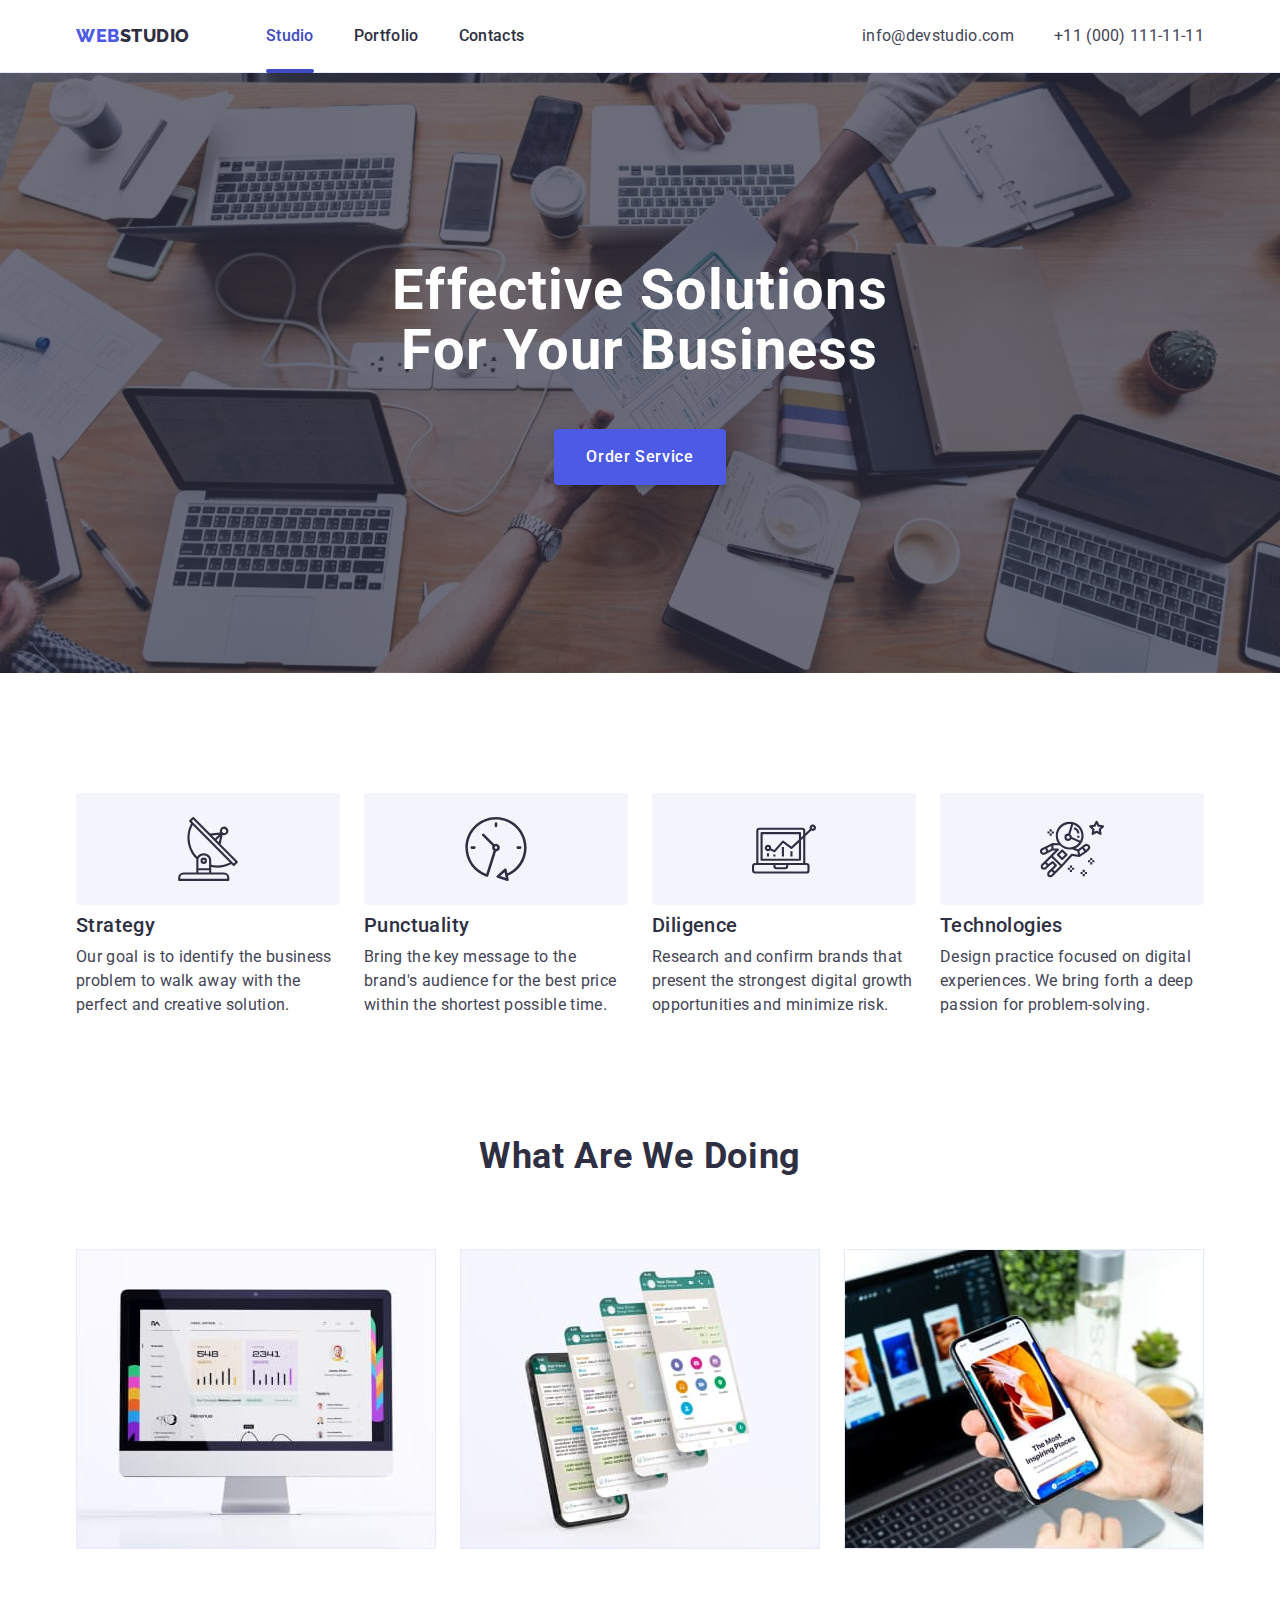
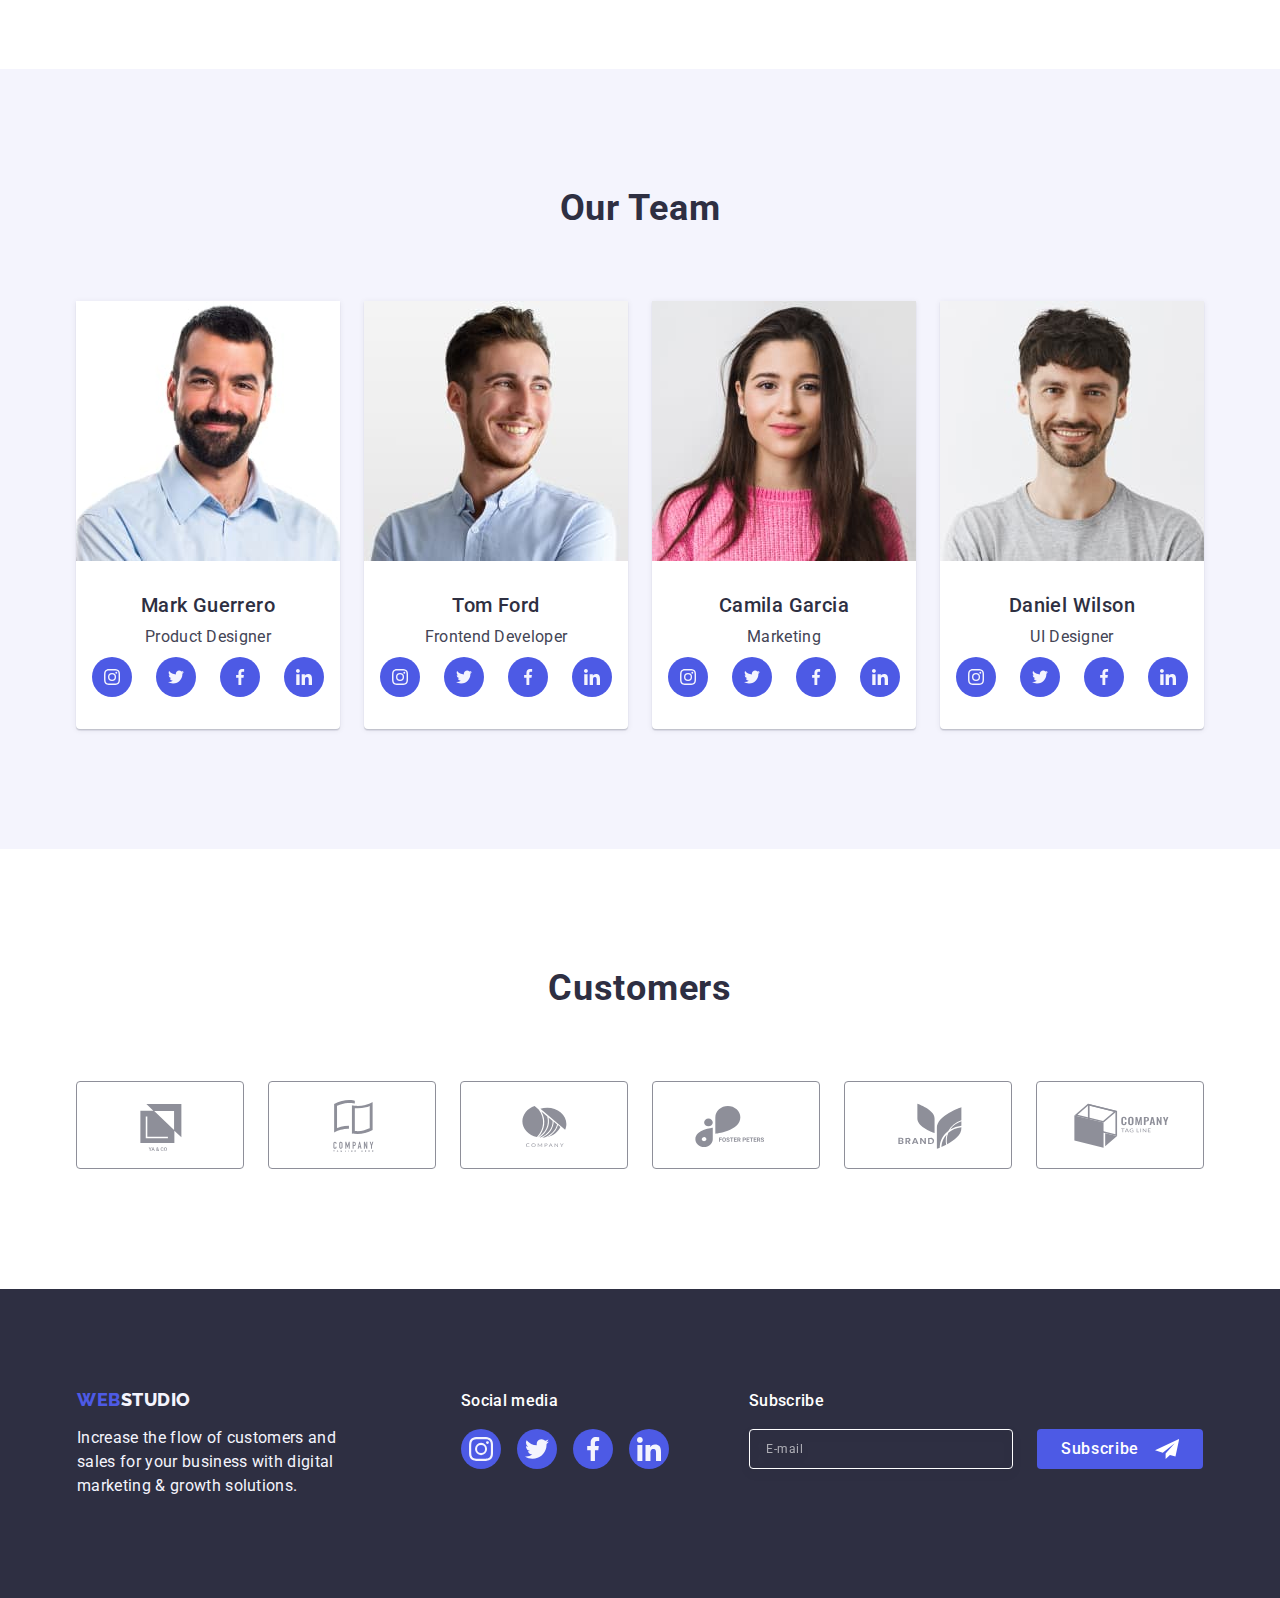
<file: index.html>
<!DOCTYPE html>
<html lang="en">
  <head>
    <meta charset="UTF-8" />
    <meta http-equiv="X-UA-Compatible" content="IE=edge" />
    <meta name="viewport" content="width=device-width, initial-scale=1.0" />
    <title>WebStudio</title>
    <link rel="preconnect" href="https://fonts.googleapis.com" />
    <link rel="preconnect" href="https://fonts.gstatic.com" crossorigin />
    <link
      href="https://fonts.googleapis.com/css2?family=Raleway:wght@800&family=Roboto:wght@400;500;700;900&display=swap"
      rel="stylesheet"
    />
    <link
      rel="stylesheet"
      href="https://cdnjs.cloudflare.com/ajax/libs/modern-normalize/1.1.0/modern-normalize.min.css"
    />
    <link rel="stylesheet" href="./css/styles.css" />
  </head>
  <body>
    <!--  HEADER -->
    <header class="page-header">
      <div class="container page-header-container">
        <nav class="page-nav">
          <a class="logo link" href="./index.html">
            Web<span class="logo-dark-theme">Studio</span>
          </a>
          <ul class="menu list">
            <li class="menu-item">
              <a class="menu-link link menu-link-border-line active-link" href="./index.html"
                >Studio</a
              >
            </li>
            <li class="menu-item">
              <a class="menu-link link" href="./portfolio.html">Portfolio</a>
            </li>
            <li class="menu-item">
              <a class="menu-link link" href="">Contacts</a>
            </li>
          </ul>
        </nav>
        <address class="contact">
          <ul class="contact-list list">
            <li class="contact-item">
              <a class="contact-link link" href="mailto:info@devstudio.com">info@devstudio.com</a>
            </li>
            <li class="contact-item">
              <a class="contact-link link" href="tel:+110001111111">+11 (000) 111-11-11</a>
            </li>
          </ul>
        </address>
        <button type="button" class="mobile-menu-open-btn js-open-menu" aria-expanded="false">
          <svg class="mobile-menu-open-btn-icon" width="32" height="22">
            <use href="./images/icons.svg#icon-menu-hamburger"></use>
          </svg>
        </button>
      </div>

      <!-- Mobile menu -->

      <div class="mobile-menu js-menu-container">
        <div class="container mobile-menu-container">
          <button class="mobile-menu-close-btn js-close-menu">
            <svg class="mobile-menu-close-icon" width="8" height="8">
              <use href="./images/icons.svg#icon-close-btn"></use>
            </svg>
          </button>
          <ul class="mobile-menu-nav list">
            <li class="mobile-menu-item">
              <a class="mobile-menu-link link mobile-active-link" href="./index.html">Studio</a>
            </li>
            <li class="mobile-menu-item">
              <a class="mobile-menu-link link" href="./portfolio.html">Portfolio</a>
            </li>
            <li class="mobile-menu-item">
              <a class="mobile-menu-link link" href="">Contacts</a>
            </li>
          </ul>
          <ul class="menu-contact-list list">
            <li class="menu-contact-item">
              <a class="mobile-menu-link link mobile-active-link" href="tel:+110001111111"
                >+11 (000) 111-11-11</a
              >
            </li>
            <li class="menu-contact-item">
              <a class="mobile-mail-link link" href="mailto:info@devstudio.com"
                >info@devstudio.com</a
              >
            </li>
          </ul>
          <ul class="mobile-social-networks list">
            <li class="social-networks-item">
              <a href="" class="social-networks-link"
                ><svg class="footer-social-networks-icon" width="24" height="24">
                  <use href="./images/icons.svg#icon-instagram"></use>
                </svg>
              </a>
            </li>
            <li class="social-networks-item">
              <a href="" class="social-networks-link"
                ><svg class="footer-social-networks-icon" width="24" height="24">
                  <use href="./images/icons.svg#icon-twitter"></use>
                </svg>
              </a>
            </li>
            <li class="social-networks-item">
              <a href="" class="social-networks-link"
                ><svg class="footer-social-networks-icon" width="24" height="24">
                  <use href="./images/icons.svg#icon-facebook"></use>
                </svg>
              </a>
            </li>
            <li class="social-networks-item">
              <a href="" class="social-networks-link"
                ><svg class="footer-social-networks-icon" width="24" height="24">
                  <use href="./images/icons.svg#icon-linkedin"></use>
                </svg>
              </a>
            </li>
          </ul>
        </div>
      </div>
    </header>
    <!-- MAIN -->
    <main>
      <section class="hero">
        <div class="container">
          <h1 class="hero-title">Effective Solutions for Your Business</h1>
          <button class="hero-btn" type="button" data-modal-open>Order Service</button>
        </div>
      </section>
      <section class="section-benefits">
        <div class="container">
          <h2 hidden>Our advantages</h2>
          <ul class="section-benefits-list list">
            <li class="benefits-list-item">
              <div class="benefits-list-icon">
                <svg class="benefits-icon" width="64" height="64">
                  <use href="./images/icons.svg#icon-antenna"></use>
                </svg>
              </div>
              <h3 class="benefits-subtitle">Strategy</h3>
              <p class="benefits-desc">
                Our goal is to identify the business problem to walk away with the perfect and
                creative solution.
              </p>
            </li>
            <li class="benefits-list-item">
              <div class="benefits-list-icon">
                <svg class="benefits-icon" width="64" height="64">
                  <use href="./images/icons.svg#icon-clock"></use>
                </svg>
              </div>
              <h3 class="benefits-subtitle">Punctuality</h3>
              <p class="benefits-desc">
                Bring the key message to the brand's audience for the best price within the shortest
                possible time.
              </p>
            </li>
            <li class="benefits-list-item">
              <div class="benefits-list-icon">
                <svg class="benefits-icon" width="64" height="64">
                  <use href="./images/icons.svg#icon-diagram"></use>
                </svg>
              </div>
              <h3 class="benefits-subtitle">Diligence</h3>
              <p class="benefits-desc">
                Research and confirm brands that present the strongest digital growth opportunities
                and minimize risk.
              </p>
            </li>
            <li class="benefits-list-item">
              <div class="benefits-list-icon">
                <svg class="benefits-icon" width="64" height="64">
                  <use href="./images/icons.svg#icon-astronaut"></use>
                </svg>
              </div>
              <h3 class="benefits-subtitle">Technologies</h3>
              <p class="benefits-desc">
                Design practice focused on digital experiences. We bring forth a deep passion for
                problem-solving.
              </p>
            </li>
          </ul>
        </div>
      </section>
      <section class="section our-advantages">
        <div class="container">
          <h2 class="heading-section">What are we doing</h2>
          <ul class="section-list list">
            <li class="section-list-item">
              <img
                srcset="./images/our-advantages/img-1@2x.jpg 2x"
                src="./images/our-advantages/img-1.jpg"
                alt="desktop app"
                width="360"
              />
            </li>
            <li class="section-list-item">
              <img
                srcset="./images/our-advantages/img-2@2x.jpg 2x"
                src="./images/our-advantages/img-2.jpg"
                alt="mobile app"
                width="360"
              />
            </li>
            <li class="section-list-item">
              <img
                srcset="./images/our-advantages/img-3@2x.jpg 2x"
                src="./images/our-advantages/img-3.jpg"
                alt="laptop with smartphone"
                width="360"
              />
            </li>
          </ul>
        </div>
      </section>
      <section class="section-cards section">
        <div class="container">
          <h2 class="heading-section">Our Team</h2>
          <ul class="employees-list list">
            <li class="section-cards-item">
              <img
                class="section-cards-img"
                srcset="./images/our-team/teamcard-1@2x.jpg 2x"
                src="./images/our-team/teamcard-1.jpg"
                alt="Mark Guerrero"
                width="264"
              />
              <div class="employees-list-text">
                <h3 class="subtitle">Mark Guerrero</h3>
                <p class="subtitle-desc">Product Designer</p>
                <ul class="social-networks list">
                  <li class="social-networks-item">
                    <a href="" class="social-networks-link"
                      ><svg class="social-networks-icon" width="16" height="16">
                        <use href="./images/icons.svg#icon-instagram"></use>
                      </svg>
                    </a>
                  </li>
                  <li class="social-networks-item">
                    <a href="" class="social-networks-link"
                      ><svg class="social-networks-icon" width="16" height="16">
                        <use href="./images/icons.svg#icon-twitter"></use>
                      </svg>
                    </a>
                  </li>
                  <li class="social-networks-item">
                    <a href="" class="social-networks-link"
                      ><svg class="social-networks-icon" width="16" height="16">
                        <use href="./images/icons.svg#icon-facebook"></use>
                      </svg>
                    </a>
                  </li>
                  <li class="social-networks-item">
                    <a href="" class="social-networks-link"
                      ><svg class="social-networks-icon" width="16" height="16">
                        <use href="./images/icons.svg#icon-linkedin"></use>
                      </svg>
                    </a>
                  </li>
                </ul>
              </div>
            </li>
            <li class="section-cards-item">
              <img
                class="section-cards-img"
                srcset="./images/our-team/teamcard-2@2x.jpg 2x"
                src="./images/our-team/teamcard-2.jpg"
                alt="Tom Ford"
                width="264"
              />
              <div class="employees-list-text">
                <h3 class="subtitle">Tom Ford</h3>
                <p class="subtitle-desc">Frontend Developer</p>
                <ul class="social-networks list">
                  <li class="social-networks-item">
                    <a href="" class="social-networks-link"
                      ><svg class="social-networks-icon" width="16" height="16">
                        <use href="./images/icons.svg#icon-instagram"></use>
                      </svg>
                    </a>
                  </li>
                  <li class="social-networks-item">
                    <a href="" class="social-networks-link"
                      ><svg class="social-networks-icon" width="16" height="16">
                        <use href="./images/icons.svg#icon-twitter"></use>
                      </svg>
                    </a>
                  </li>
                  <li class="social-networks-item">
                    <a href="" class="social-networks-link"
                      ><svg class="social-networks-icon" width="16" height="16">
                        <use href="./images/icons.svg#icon-facebook"></use>
                      </svg>
                    </a>
                  </li>
                  <li class="social-networks-item">
                    <a href="" class="social-networks-link"
                      ><svg class="social-networks-icon" width="16" height="16">
                        <use href="./images/icons.svg#icon-linkedin"></use>
                      </svg>
                    </a>
                  </li>
                </ul>
              </div>
            </li>
            <li class="section-cards-item">
              <img
                class="section-cards-img"
                srcset="./images/our-team/teamcard-3@2x.jpg 2x"
                src="./images/our-team/teamcard-3.jpg"
                alt="Camila Garcia"
                width="264"
              />
              <div class="employees-list-text">
                <h3 class="subtitle">Camila Garcia</h3>
                <p class="subtitle-desc">Marketing</p>
                <ul class="social-networks list">
                  <li class="social-networks-item">
                    <a href="" class="social-networks-link"
                      ><svg class="social-networks-icon" width="16" height="16">
                        <use href="./images/icons.svg#icon-instagram"></use>
                      </svg>
                    </a>
                  </li>
                  <li class="social-networks-item">
                    <a href="" class="social-networks-link"
                      ><svg class="social-networks-icon" width="16" height="16">
                        <use href="./images/icons.svg#icon-twitter"></use>
                      </svg>
                    </a>
                  </li>
                  <li class="social-networks-item">
                    <a href="" class="social-networks-link"
                      ><svg class="social-networks-icon" width="16" height="16">
                        <use href="./images/icons.svg#icon-facebook"></use>
                      </svg>
                    </a>
                  </li>
                  <li class="social-networks-item">
                    <a href="" class="social-networks-link"
                      ><svg class="social-networks-icon" width="16" height="16">
                        <use href="./images/icons.svg#icon-linkedin"></use>
                      </svg>
                    </a>
                  </li>
                </ul>
              </div>
            </li>
            <li class="section-cards-item">
              <img
                class="section-cards-img"
                srcset="./images/our-team/teamcard-4@2x.jpg 2x"
                src="./images/our-team/teamcard-4.jpg"
                alt="Daniel Wilson"
                width="264"
              />
              <div class="employees-list-text">
                <h3 class="subtitle">Daniel Wilson</h3>
                <p class="subtitle-desc">UI Designer</p>
                <ul class="social-networks list">
                  <li class="social-networks-item">
                    <a href="" class="social-networks-link"
                      ><svg class="social-networks-icon" width="16" height="16">
                        <use href="./images/icons.svg#icon-instagram"></use>
                      </svg>
                    </a>
                  </li>
                  <li class="social-networks-item">
                    <a href="" class="social-networks-link"
                      ><svg class="social-networks-icon" width="16" height="16">
                        <use href="./images/icons.svg#icon-twitter"></use>
                      </svg>
                    </a>
                  </li>
                  <li class="social-networks-item">
                    <a href="" class="social-networks-link"
                      ><svg class="social-networks-icon" width="16" height="16">
                        <use href="./images/icons.svg#icon-facebook"></use>
                      </svg>
                    </a>
                  </li>
                  <li class="social-networks-item">
                    <a href="" class="social-networks-link"
                      ><svg class="social-networks-icon" width="16" height="16">
                        <use href="./images/icons.svg#icon-linkedin"></use>
                      </svg>
                    </a>
                  </li>
                </ul>
              </div>
            </li>
          </ul>
        </div>
      </section>

      <section class="section">
        <div class="container">
          <h2 class="heading-section">Customers</h2>
          <ul class="company-section list">
            <li class="company-list">
              <a href="" class="company-list-link"
                ><svg class="company-icon" width="104" height="56">
                  <use href="./images/icons.svg#icon-company-1"></use>
                </svg>
              </a>
            </li>
            <li class="company-list">
              <a href="" class="company-list-link"
                ><svg class="company-icon" width="104" height="56">
                  <use href="./images/icons.svg#icon-company-2"></use>
                </svg>
              </a>
            </li>
            <li class="company-list">
              <a href="" class="company-list-link"
                ><svg class="company-icon" width="104" height="56">
                  <use href="./images/icons.svg#icon-company-3"></use>
                </svg>
              </a>
            </li>
            <li class="company-list">
              <a href="" class="company-list-link"
                ><svg class="company-icon" width="104" height="56">
                  <use href="./images/icons.svg#icon-company-4"></use>
                </svg>
              </a>
            </li>
            <li class="company-list">
              <a href="" class="company-list-link"
                ><svg class="company-icon" width="104" height="56">
                  <use href="./images/icons.svg#icon-company-5"></use>
                </svg>
              </a>
            </li>
            <li class="company-list">
              <a href="" class="company-list-link"
                ><svg class="company-icon" width="104" height="56">
                  <use href="./images/icons.svg#icon-company-6"></use>
                </svg>
              </a>
            </li>
          </ul>
        </div>
      </section>
    </main>

    <!-- FOOTER -->
    <footer class="page-footer">
      <div class="container footer-container">
        <div class="page-footer-container">
          <a class="logo footer-logo link" href="./index.html">
            Web<span class="logo-light-theme">Studio</span>
          </a>
          <p class="slogan">
            Increase the flow of customers and sales for your business with digital marketing &
            growth solutions.
          </p>
        </div>
        <div class="page-footer-container social-media-container">
          <p class="social-text">Social media</p>
          <ul class="social-networks list">
            <li class="social-networks-item">
              <a href="" class="social-networks-link"
                ><svg class="footer-social-networks-icon" width="24" height="24">
                  <use href="./images/icons.svg#icon-instagram"></use>
                </svg>
              </a>
            </li>
            <li class="social-networks-item">
              <a href="" class="social-networks-link"
                ><svg class="footer-social-networks-icon" width="24" height="24">
                  <use href="./images/icons.svg#icon-twitter"></use>
                </svg>
              </a>
            </li>
            <li class="social-networks-item">
              <a href="" class="social-networks-link"
                ><svg class="footer-social-networks-icon" width="24" height="24">
                  <use href="./images/icons.svg#icon-facebook"></use>
                </svg>
              </a>
            </li>
            <li class="social-networks-item">
              <a href="" class="social-networks-link"
                ><svg class="footer-social-networks-icon" width="24" height="24">
                  <use href="./images/icons.svg#icon-linkedin"></use>
                </svg>
              </a>
            </li>
          </ul>
        </div>
        <div class="footer-form-container">
          <p class="social-text footer-form-title">Subscribe</p>
          <form class="footer-subscribe-form">
            <label class="footer-form-wrapper">
              <input
                class="footer-form-input"
                name="footer-user-email"
                type="email"
                placeholder="E-mail"
            /></label>
            <button class="footer-form-btn" type="submit">
              Subscribe
              <svg class="footer-form-icon" width="24" height="24">
                <use href="./images/icons.svg#icon-icon-send"></use>
              </svg>
            </button>
          </form>
        </div>
      </div>
    </footer>
    <!-- BACKDROP and MODAL -->
    <div class="backdrop is-hidden" data-modal>
      <div class="modal-window">
        <button type="button" class="modal-close-btn" data-modal-close>
          <svg class="modal-close-icon" width="8" height="8">
            <use href="./images/icons.svg#icon-close-btn"></use>
          </svg>
        </button>
        <p class="modal-contact-form-title">Leave your contacts and we will call you back</p>
        <form class="modal-contact-form">
          <div class="modal-form-container">
            <label for="user-name" class="contact-form-field">Name</label>
            <div class="contact-form-input-wrapper">
              <input
                id="user-name"
                class="contact-form-input"
                type="text"
                name="user-name"
                required
                pattern="[a-zA-Zа-яА-ЯїЇіІєЄґҐ']+"
              />
              <svg class="contact-form-icon" width="18" height="24">
                <use href="./images/icons.svg#icon-person"></use>
              </svg>
            </div>
          </div>

          <div class="modal-form-container">
            <label for="user-tel" class="contact-form-field">Phone</label>
            <div class="contact-form-input-wrapper">
              <input
                id="user-tel"
                class="contact-form-input"
                type="tel"
                name="user-tel"
                required
                pattern="[0-9]{3}-[0-9]{3}-[0-9]{2}-[0-9]{2}"
                title="xxx-xxx-xx-xx"
              /><svg class="contact-form-icon" width="18" height="24">
                <use href="./images/icons.svg#icon-phone"></use>
              </svg>
            </div>
          </div>

          <div class="modal-form-container">
            <label for="user-email" class="contact-form-field">Email</label>
            <div class="contact-form-input-wrapper">
              <input
                id="user-email"
                class="contact-form-input"
                type="email"
                name="user_email"
                required
              />
              <svg class="contact-form-icon" width="18" height="24">
                <use href="./images/icons.svg#icon-email"></use>
              </svg>
            </div>
          </div>

          <div class="contact-form-field-comment">
            <label for="user-comment" class="contact-form-field">Comment</label>
            <textarea
              id="user-comment"
              class="contact-form-message"
              name="user-comment"
              placeholder="Text input"
            ></textarea>
          </div>

          <div class="contact-form-checkbox">
            <input
              id="user-privacy"
              class="visually-hidden"
              type="checkbox"
              name="user-privacy"
              value="true"
              required
            />
            <label for="user-privacy" class="contact-form-checkbox-wrapper">
              <span class="contact-form-own-checkbox">
                <svg width="10" height="8">
                  <use class="contact-form-own-icon" href="./images/icons.svg#icon-checkbox"></use>
                </svg> </span
              >I accept the terms and conditions of the
              <a href="" class="contact-form-link">Privacy Policy</a>
            </label>
          </div>
          <button class="contact-form-submit" type="submit">Send</button>
        </form>
      </div>
    </div>
    <script src="./js/modal.js"></script>
    <script src="./js/mobile-menu.js"></script>
  </body>
</html>
</file>
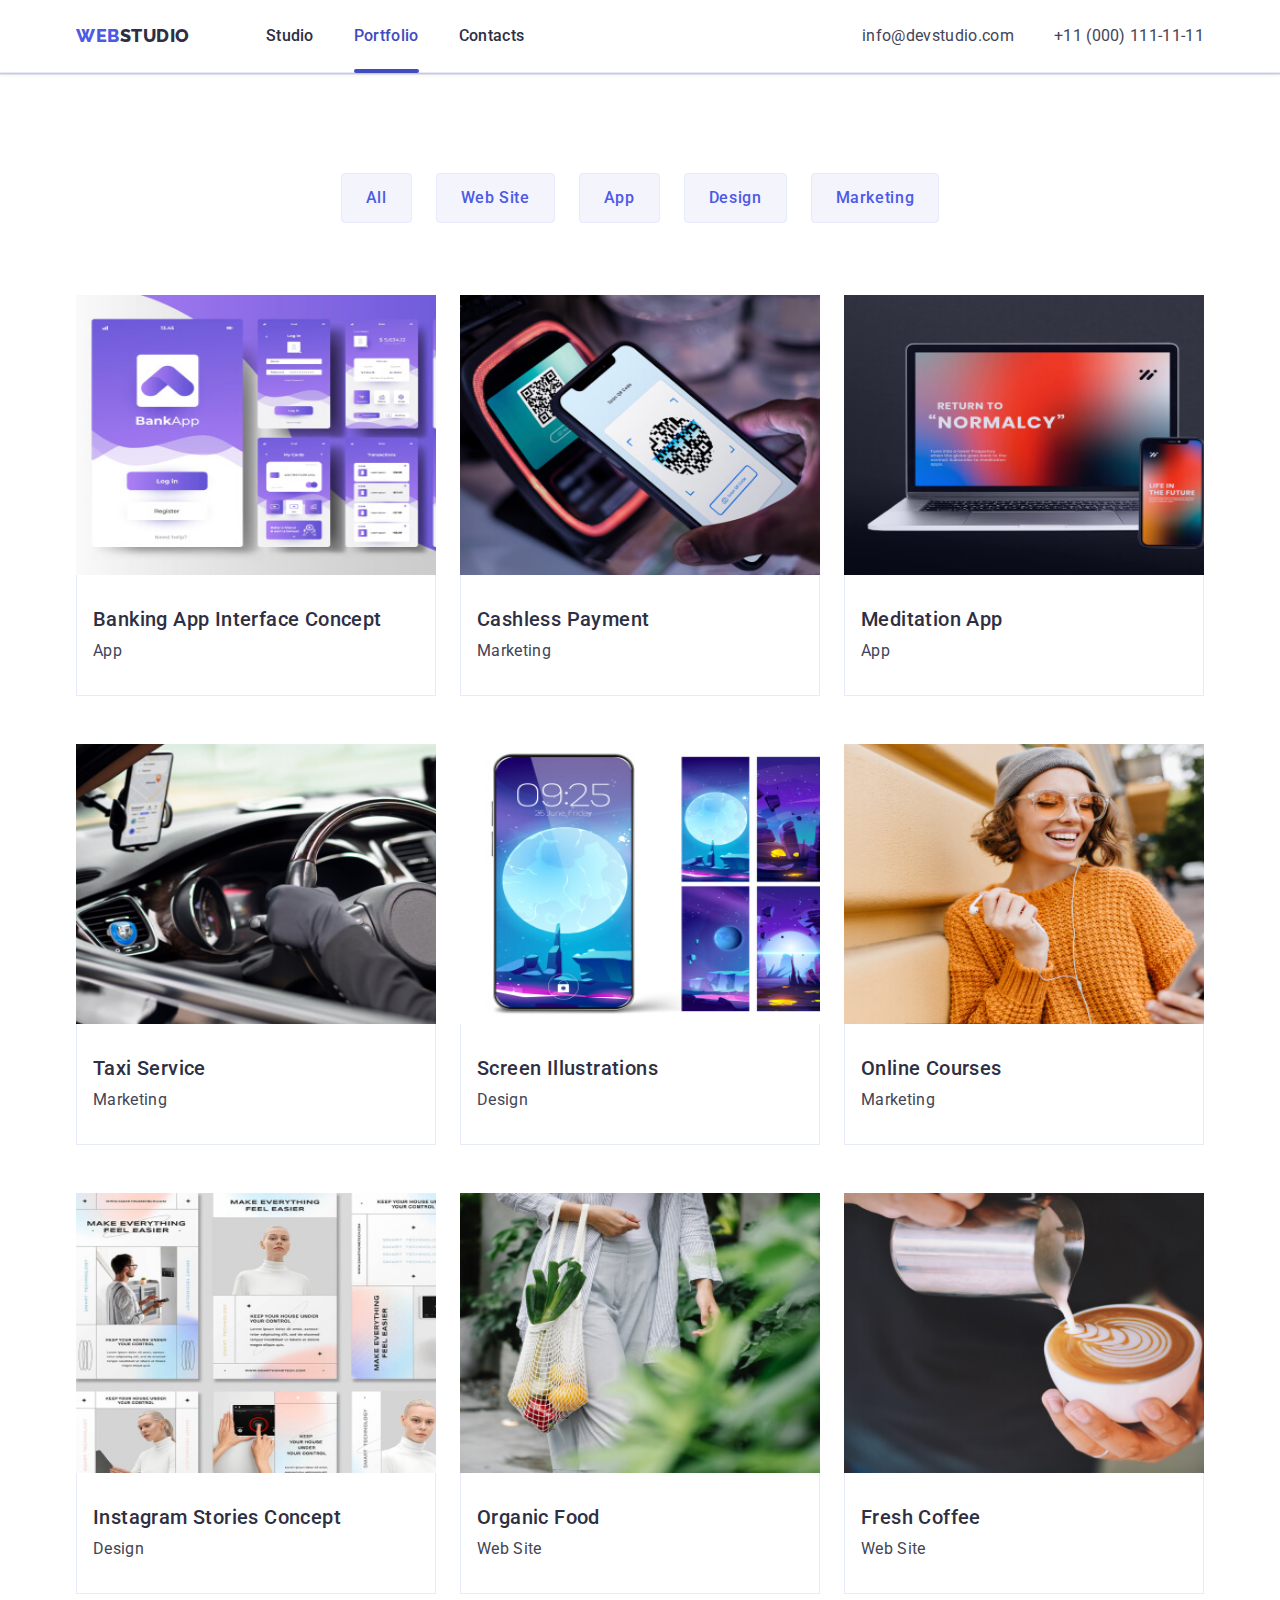
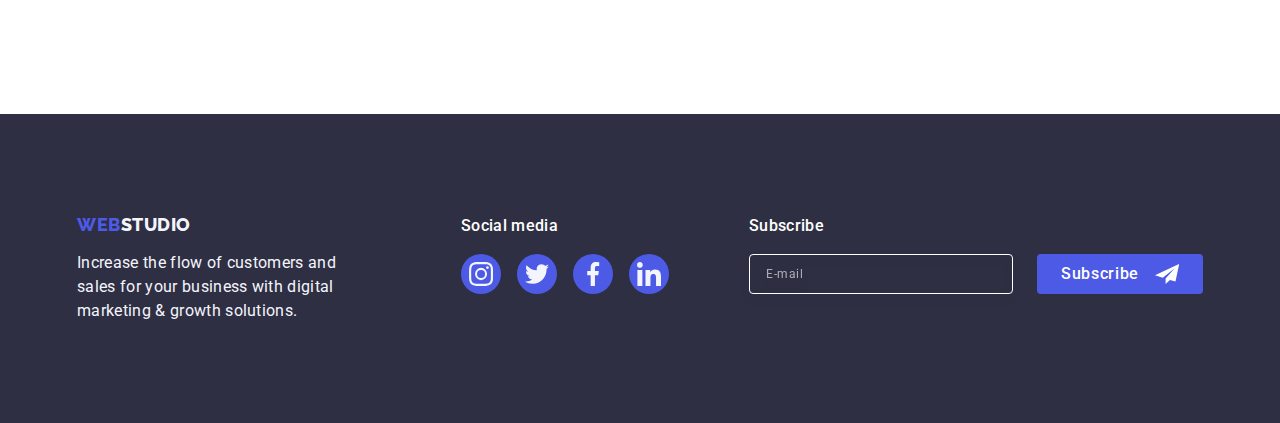
<file: portfolio.html>
<!DOCTYPE html>
<html lang="en">
  <head>
    <meta charset="UTF-8" />
    <meta http-equiv="X-UA-Compatible" content="IE=edge" />
    <meta name="viewport" content="width=device-width, initial-scale=1.0" />
    <title>Portfolio</title>
    <link rel="preconnect" href="https://fonts.googleapis.com" />
    <link rel="preconnect" href="https://fonts.gstatic.com" crossorigin />
    <link
      href="https://fonts.googleapis.com/css2?family=Raleway:wght@800&family=Roboto:wght@400;500;700;900&display=swap"
      rel="stylesheet"
    />
    <link
      rel="stylesheet"
      href="https://cdnjs.cloudflare.com/ajax/libs/modern-normalize/1.1.0/modern-normalize.min.css"
    />
    <link rel="stylesheet" href="./css/styles.css" />
  </head>
  <body>
    <!--  HEADER -->
    <header class="page-header">
      <div class="container page-header-container">
        <nav class="page-nav">
          <a class="logo link" href="./index.html">
            Web<span class="logo-dark-theme">Studio</span>
          </a>
          <ul class="menu list">
            <li class="menu-item">
              <a class="menu-link link" href="./index.html">Studio</a>
            </li>
            <li class="menu-item">
              <a class="menu-link link menu-link-border-line active-link" href="./portfolio.html"
                >Portfolio</a
              >
            </li>
            <li class="menu-item">
              <a class="menu-link link" href="">Contacts</a>
            </li>
          </ul>
        </nav>
        <address class="contact">
          <ul class="contact-list list">
            <li class="contact-item">
              <a class="contact-link link" href="mailto:info@devstudio.com">info@devstudio.com</a>
            </li>
            <li class="contact-item">
              <a class="contact-link link" href="tel:+110001111111">+11 (000) 111-11-11</a>
            </li>
          </ul>
        </address>
        <button type="button" class="mobile-menu-open-btn js-open-menu" aria-expanded="false">
          <svg class="mobile-menu-open-btn-icon" width="32" height="22">
            <use href="./images/icons.svg#icon-menu-hamburger"></use>
          </svg>
        </button>
      </div>
      <!-- Mobile menu -->

      <div class="mobile-menu js-menu-container">
        <div class="container mobile-menu-container">
          <button class="mobile-menu-close-btn js-close-menu">
            <svg class="mobile-menu-close-icon" width="8" height="8">
              <use href="./images/icons.svg#icon-close-btn"></use>
            </svg>
          </button>
          <ul class="mobile-menu-nav list">
            <li class="mobile-menu-item">
              <a class="mobile-menu-link link" href="./index.html">Studio</a>
            </li>
            <li class="mobile-menu-item">
              <a class="mobile-menu-link link mobile-active-link" href="./portfolio.html"
                >Portfolio</a
              >
            </li>
            <li class="mobile-menu-item">
              <a class="mobile-menu-link link" href="">Contacts</a>
            </li>
          </ul>
          <ul class="menu-contact-list list">
            <li class="menu-contact-item">
              <a class="mobile-menu-link link mobile-active-link" href="tel:+110001111111"
                >+11 (000) 111-11-11</a
              >
            </li>
            <li class="menu-contact-item">
              <a class="mobile-mail-link link" href="mailto:info@devstudio.com"
                >info@devstudio.com</a
              >
            </li>
          </ul>
          <ul class="mobile-social-networks list">
            <li class="social-networks-item">
              <a href="" class="social-networks-link"
                ><svg class="footer-social-networks-icon" width="24" height="24">
                  <use href="./images/icons.svg#icon-instagram"></use>
                </svg>
              </a>
            </li>
            <li class="social-networks-item">
              <a href="" class="social-networks-link"
                ><svg class="footer-social-networks-icon" width="24" height="24">
                  <use href="./images/icons.svg#icon-twitter"></use>
                </svg>
              </a>
            </li>
            <li class="social-networks-item">
              <a href="" class="social-networks-link"
                ><svg class="footer-social-networks-icon" width="24" height="24">
                  <use href="./images/icons.svg#icon-facebook"></use>
                </svg>
              </a>
            </li>
            <li class="social-networks-item">
              <a href="" class="social-networks-link"
                ><svg class="footer-social-networks-icon" width="24" height="24">
                  <use href="./images/icons.svg#icon-linkedin"></use>
                </svg>
              </a>
            </li>
          </ul>
        </div>
      </div>
    </header>
    <!-- MAIN -->
    <main class="page-main">
      <section class="main-section">
        <div class="container">
          <h1 hidden>Work examples</h1>
          <ul class="list filter-btn-list">
            <li>
              <button class="filter-btn" type="button">All</button>
            </li>
            <li>
              <button class="filter-btn" type="button">Web Site</button>
            </li>
            <li>
              <button class="filter-btn" type="button">App</button>
            </li>
            <li>
              <button class="filter-btn" type="button">Design</button>
            </li>
            <li>
              <button class="filter-btn" type="button">Marketing</button>
            </li>
          </ul>

          <ul class="list work-examples-list">
            <li class="work-examples-list-item">
              <a class="link work-examples-link" href="">
                <div class="box-overlay">
                  <picture>
                    <source
                      media="(min-width: 1158px)"
                      srcset="
                        ./images/work-examples/desktop/example-1-desktop.jpg    1x,
                        ./images/work-examples/desktop/example-1-desktop@2x.jpg 2x
                      "
                    />
                    <source
                      media="(min-width: 768px)"
                      srcset="
                        ./images/work-examples/tablet/example-1-tablet.jpg    1x,
                        ./images/work-examples/tablet/example-1-tablet@2x.jpg 2x
                      "
                    />
                    <source
                      media="(min-width: 320px)"
                      srcset="
                        ./images/work-examples/phone/example-1-phone.jpg    1x,
                        ./images/work-examples/phone/example-1-phone@2x.jpg 2x
                      "
                    />

                    <img
                      src="./images/work-examples/phone/example-1-phone.jpg"
                      alt="banking concept"
                      width="396"
                      height="280"
                    />
                  </picture>

                  <p class="overlay">
                    14 Stylish and User-Friendly App Design Concepts · Task Manager App · Calorie
                    Tracker App · Exotic Fruit Ecommerce App · Cloud Storage App
                  </p>
                </div>

                <div class="examples-subtitle-text">
                  <h2 class="examples-subtitle">Banking App Interface Concept</h2>
                  <p class="examples-subtitle-desc">App</p>
                </div></a
              >
            </li>
            <li class="work-examples-list-item">
              <a class="link work-examples-link" href="">
                <div class="box-overlay">
                  <picture>
                    <source
                      media="(min-width: 1158px)"
                      srcset="
                        ./images/work-examples/desktop/example-2-desktop.jpg    1x,
                        ./images/work-examples/desktop/example-2-desktop@2x.jpg 2x
                      "
                    />
                    <source
                      media="(min-width: 768px)"
                      srcset="
                        ./images/work-examples/tablet/example-2-tablet.jpg    1x,
                        ./images/work-examples/tablet/example-2-tablet@2x.jpg 2x
                      "
                    />
                    <source
                      media="(min-width: 320px)"
                      srcset="
                        ./images/work-examples/phone/example-2-phone.jpg    1x,
                        ./images/work-examples/phone/example-2-phone@2x.jpg 2x
                      "
                    />

                    <img
                      src="./images/work-examples/phone/example-2-phone.jpg."
                      alt="cashless payment"
                      width="396"
                      height="280"
                    />
                  </picture>

                  <p class="overlay">
                    14 Stylish and User-Friendly App Design Concepts · Task Manager App · Calorie
                    Tracker App · Exotic Fruit Ecommerce App · Cloud Storage App
                  </p>
                </div>
                <div class="examples-subtitle-text">
                  <h2 class="examples-subtitle">Cashless Payment</h2>
                  <p class="examples-subtitle-desc">Marketing</p>
                </div></a
              >
            </li>
            <li class="work-examples-list-item">
              <a class="link work-examples-link" href="">
                <div class="box-overlay">
                  <picture>
                    <source
                      media="(min-width: 1158px)"
                      srcset="
                        ./images/work-examples/desktop/example-3-desktop.jpg    1x,
                        ./images/work-examples/desktop/example-3-desktop@2x.jpg 2x
                      "
                    />
                    <source
                      media="(min-width: 768px)"
                      srcset="
                        ./images/work-examples/tablet/example-3-tablet.jpg    1x,
                        ./images/work-examples/tablet/example-3-tablet@2x.jpg 2x
                      "
                    />
                    <source
                      media="(min-width: 320px)"
                      srcset="
                        ./images/work-examples/phone/example-3-phone.jpg    1x,
                        ./images/work-examples/phone/example-3-phone@2x.jpg 2x
                      "
                    />

                    <img
                      src="./images/work-examples/phone/example-3-phone.jpg"
                      alt="laptop and mobile phone"
                      width="396"
                      height="280"
                    />
                  </picture>

                  <p class="overlay">
                    14 Stylish and User-Friendly App Design Concepts · Task Manager App · Calorie
                    Tracker App · Exotic Fruit Ecommerce App · Cloud Storage App
                  </p>
                </div>
                <div class="examples-subtitle-text">
                  <h2 class="examples-subtitle">Meditation App</h2>
                  <p class="examples-subtitle-desc">App</p>
                </div></a
              >
            </li>
            <li class="work-examples-list-item">
              <a class="link work-examples-link" href="">
                <div class="box-overlay">
                  <picture>
                    <source
                      media="(min-width: 1158px)"
                      srcset="
                        ./images/work-examples/desktop/example-4-desktop.jpg    1x,
                        ./images/work-examples/desktop/example-4-desktop@2x.jpg 2x
                      "
                    />
                    <source
                      media="(min-width: 768px)"
                      srcset="
                        ./images/work-examples/tablet/example-4-tablet.jpg    1x,
                        ./images/work-examples/tablet/example-4-tablet@2x.jpg 2x
                      "
                    />
                    <source
                      media="(min-width: 320px)"
                      srcset="
                        ./images/work-examples/phone/example-4-phone.jpg    1x,
                        ./images/work-examples/phone/example-4-phone@2x.jpg 2x
                      "
                    />

                    <img
                      src="./images/work-examples/phone/example-4-phone.jpg"
                      alt="taxi service"
                      width="396"
                      height="280"
                    />
                  </picture>

                  <p class="overlay">
                    14 Stylish and User-Friendly App Design Concepts · Task Manager App · Calorie
                    Tracker App · Exotic Fruit Ecommerce App · Cloud Storage App
                  </p>
                </div>
                <div class="examples-subtitle-text">
                  <h2 class="examples-subtitle">Taxi Service</h2>
                  <p class="examples-subtitle-desc">Marketing</p>
                </div></a
              >
            </li>
            <li class="work-examples-list-item">
              <a class="link work-examples-link" href="">
                <div class="box-overlay">
                  <picture>
                    <source
                      media="(min-width: 1158px)"
                      srcset="
                        ./images/work-examples/desktop/example-5-desktop.jpg    1x,
                        ./images/work-examples/desktop/example-5-desktop@2x.jpg 2x
                      "
                    />
                    <source
                      media="(min-width: 768px)"
                      srcset="
                        ./images/work-examples/tablet/example-5-tablet.jpg    1x,
                        ./images/work-examples/tablet/example-5-tablet@2x.jpg 2x
                      "
                    />
                    <source
                      media="(min-width: 320px)"
                      srcset="
                        ./images/work-examples/phone/example-5-phone.jpg    1x,
                        ./images/work-examples/phone/example-5-phone@2x.jpg 2x
                      "
                    />

                    <img
                      src="./images/work-examples/phone/example-5phone.jpg"
                      alt="screen illustrations"
                      width="396"
                      height="280"
                    />
                  </picture>

                  <p class="overlay">
                    14 Stylish and User-Friendly App Design Concepts · Task Manager App · Calorie
                    Tracker App · Exotic Fruit Ecommerce App · Cloud Storage App
                  </p>
                </div>
                <div class="examples-subtitle-text">
                  <h2 class="examples-subtitle">Screen Illustrations</h2>
                  <p class="examples-subtitle-desc">Design</p>
                </div></a
              >
            </li>
            <li class="work-examples-list-item">
              <a class="link work-examples-link" href="">
                <div class="box-overlay">
                  <picture>
                    <source
                      media="(min-width: 1158px)"
                      srcset="
                        ./images/work-examples/desktop/example-6-desktop.jpg    1x,
                        ./images/work-examples/desktop/example-6-desktop@2x.jpg 2x
                      "
                    />
                    <source
                      media="(min-width: 768px)"
                      srcset="
                        ./images/work-examples/tablet/example-6-tablet.jpg    1x,
                        ./images/work-examples/tablet/example-6-tablet@2x.jpg 2x
                      "
                    />
                    <source
                      media="(min-width: 320px)"
                      srcset="
                        ./images/work-examples/phone/example-6-phone.jpg    1x,
                        ./images/work-examples/phone/example-6-phone@2x.jpg 2x
                      "
                    />

                    <img
                      src="./images/work-examples/phone/example-6-phone.jpg"
                      alt="a girl with a phone in headphones"
                      width="396"
                      height="280"
                    />
                  </picture>

                  <p class="overlay">
                    14 Stylish and User-Friendly App Design Concepts · Task Manager App · Calorie
                    Tracker App · Exotic Fruit Ecommerce App · Cloud Storage App
                  </p>
                </div>
                <div class="examples-subtitle-text">
                  <h2 class="examples-subtitle">Online Courses</h2>
                  <p class="examples-subtitle-desc">Marketing</p>
                </div></a
              >
            </li>
            <li class="work-examples-list-item">
              <a class="link work-examples-link" href="">
                <div class="box-overlay">
                  <picture>
                    <source
                      media="(min-width: 1158px)"
                      srcset="
                        ./images/work-examples/desktop/example-7-desktop.jpg    1x,
                        ./images/work-examples/desktop/example-7-desktop@2x.jpg 2x
                      "
                    />
                    <source
                      media="(min-width: 768px)"
                      srcset="
                        ./images/work-examples/tablet/example-7-tablet.jpg    1x,
                        ./images/work-examples/tablet/example-7-tablet@2x.jpg 2x
                      "
                    />
                    <source
                      media="(min-width: 320px)"
                      srcset="
                        ./images/work-examples/phone/example-7-phone.jpg    1x,
                        ./images/work-examples/phone/example-7-phone@2x.jpg 2x
                      "
                    />

                    <img
                      src="./images/work-examples/phone/example-7-phone.jpg"
                      alt="instagram stories concept"
                      width="396"
                      height="280"
                    />
                  </picture>

                  <p class="overlay">
                    14 Stylish and User-Friendly App Design Concepts · Task Manager App · Calorie
                    Tracker App · Exotic Fruit Ecommerce App · Cloud Storage App
                  </p>
                </div>
                <div class="examples-subtitle-text">
                  <h2 class="examples-subtitle">Instagram Stories Concept</h2>
                  <p class="examples-subtitle-desc">Design</p>
                </div></a
              >
            </li>
            <li class="work-examples-list-item">
              <a class="link work-examples-link" href="">
                <div class="box-overlay">
                  <picture>
                    <source
                      media="(min-width: 1158px)"
                      srcset="
                        ./images/work-examples/desktop/example-8-desktop.jpg    1x,
                        ./images/work-examples/desktop/example-8-desktop@2x.jpg 2x
                      "
                    />
                    <source
                      media="(min-width: 768px)"
                      srcset="
                        ./images/work-examples/tablet/example-8-tablet.jpg    1x,
                        ./images/work-examples/tablet/example-8-tablet@2x.jpg 2x
                      "
                    />
                    <source
                      media="(min-width: 320px)"
                      srcset="
                        ./images/work-examples/phone/example-8-phone.jpg    1x,
                        ./images/work-examples/phone/example-8-phone@2x.jpg 2x
                      "
                    />

                    <img
                      src="./images/work-examples/phone/example-8-phone.jpg"
                      alt="a woman with a bag in which there are vegetables"
                      width="396"
                      height="280"
                    />
                  </picture>

                  <p class="overlay">
                    14 Stylish and User-Friendly App Design Concepts · Task Manager App · Calorie
                    Tracker App · Exotic Fruit Ecommerce App · Cloud Storage App
                  </p>
                </div>
                <div class="examples-subtitle-text">
                  <h2 class="examples-subtitle">Organic Food</h2>
                  <p class="examples-subtitle-desc">Web Site</p>
                </div></a
              >
            </li>
            <li class="work-examples-list-item">
              <a class="link work-examples-link" href="">
                <div class="box-overlay">
                  <picture>
                    <source
                      media="(min-width: 1158px)"
                      srcset="
                        ./images/work-examples/desktop/example-9-desktop.jpg    1x,
                        ./images/work-examples/desktop/example-9-desktop@2x.jpg 2x
                      "
                    />
                    <source
                      media="(min-width: 768px)"
                      srcset="
                        ./images/work-examples/tablet/example-9-tablet.jpg    1x,
                        ./images/work-examples/tablet/example-9-tablet@2x.jpg 2x
                      "
                    />
                    <source
                      media="(min-width: 320px)"
                      srcset="
                        ./images/work-examples/phone/example-9-phone.jpg    1x,
                        ./images/work-examples/phone/example-9-phone@2x.jpg 2x
                      "
                    />

                    <img
                      src="./images/work-examples/phone/example-9-phone.jpg"
                      alt="coffee is poured into a cup"
                      width="396"
                      height="280"
                    />
                  </picture>

                  <p class="overlay">
                    14 Stylish and User-Friendly App Design Concepts · Task Manager App · Calorie
                    Tracker App · Exotic Fruit Ecommerce App · Cloud Storage App
                  </p>
                </div>
                <div class="examples-subtitle-text">
                  <h2 class="examples-subtitle">Fresh Coffee</h2>
                  <p class="examples-subtitle-desc">Web Site</p>
                </div></a
              >
            </li>
          </ul>
        </div>
      </section>
    </main>

    <!-- FOOTER -->
    <footer class="page-footer">
      <div class="container footer-container">
        <div class="page-footer-container">
          <a class="logo footer-logo link" href="./index.html">
            Web<span class="logo-light-theme">Studio</span>
          </a>
          <p class="slogan">
            Increase the flow of customers and sales for your business with digital marketing &
            growth solutions.
          </p>
        </div>
        <div class="page-footer-container social-media-container">
          <p class="social-text">Social media</p>
          <ul class="social-networks list">
            <li class="social-networks-item">
              <a href="" class="social-networks-link"
                ><svg class="footer-social-networks-icon" width="24" height="24">
                  <use href="./images/icons.svg#icon-instagram"></use>
                </svg>
              </a>
            </li>
            <li class="social-networks-item">
              <a href="" class="social-networks-link"
                ><svg class="footer-social-networks-icon" width="24" height="24">
                  <use href="./images/icons.svg#icon-twitter"></use>
                </svg>
              </a>
            </li>
            <li class="social-networks-item">
              <a href="" class="social-networks-link"
                ><svg class="footer-social-networks-icon" width="24" height="24">
                  <use href="./images/icons.svg#icon-facebook"></use>
                </svg>
              </a>
            </li>
            <li class="social-networks-item">
              <a href="" class="social-networks-link"
                ><svg class="footer-social-networks-icon" width="24" height="24">
                  <use href="./images/icons.svg#icon-linkedin"></use>
                </svg>
              </a>
            </li>
          </ul>
        </div>
        <div class="footer-form-container">
          <p class="social-text footer-form-title">Subscribe</p>
          <form class="footer-subscribe-form">
            <label class="footer-form-wrapper">
              <input
                class="footer-form-input"
                name="footer-user-email"
                type="email"
                placeholder="E-mail"
            /></label>
            <button class="footer-form-btn" type="submit">
              Subscribe
              <svg class="footer-form-icon" width="24" height="24">
                <use href="./images/icons.svg#icon-icon-send"></use>
              </svg>
            </button>
          </form>
        </div>
      </div>
    </footer>
    <script src="./js/mobile-menu.js"></script>
  </body>
</html>
</file>
<file: css/styles.css>
/*SLATE  #434455;
NAVYBLUE  #2E2F42;
Primary Brand IRIS  #4D5AE5;
Hover #404BBF
CLOUD #F4F4FD
H1  #FFFFFF
LIGHT SLATE #8e8f99; */

* body {
  color: #434455;
  font-family: 'Roboto', sans-serif;
  background-color: #ffffff;
}

:root {
  --primary-text-color: #434455;
  --secondary-text-color: #2e2f42;
  --accent-color: #4d5ae5;
  --hover-color: #404bbf;
  --light-mode: #f4f4fd;
  --white-color: #ffffff;
  --modal-background: #fcfcfc;
  --light-slate: #8e8f99;
}

.link {
  text-decoration: none;
}

.list {
  list-style: none;
}

button {
  cursor: pointer;
}

h1,
h2,
h3,
h4,
h5,
h6,
p {
  margin-top: 0;
  margin-bottom: 0;
}

ul,
ol {
  margin-top: 0;
  margin-bottom: 0;
  padding-left: 0;
}

img {
  display: block;
}

.container {
  padding-left: 16px;
  padding-right: 16px;
}

@media screen and (min-width: 428px) {
  .container {
    width: 428px;
    margin-left: auto;
    margin-right: auto;
  }
}

@media screen and (min-width: 768px) {
  .container {
    width: 768px;
  }
}

@media screen and (min-width: 1158px) {
  .container {
    width: 1158px;
    padding-left: 15px;
    padding-right: 15px;
  }
}

/* INDEX.HTML */

/* =================== HEADER =================== */

/* Phone styles only */

@media screen and (max-width: 767px) {
  .page-header {
    padding-top: 24px;
    padding-bottom: 22px;
  }

  .menu {
    display: none;
  }

  .menu-link-border-line::after {
    display: none;
  }

  .contact {
    display: none;
  }

  .mobile-menu-open-btn {
    background-color: transparent;
    border: none;
    padding: 0;
    line-height: 0;
  }

  .mobile-menu-open-btn-icon {
    stroke: var(--secondary-text-color);
  }
}

/* Phone styles */

.page-header {
  border-bottom: 1px solid #e7e9fc;
  box-shadow: 0px 2px 1px rgba(46, 47, 66, 0.08), 0px 1px 1px rgba(46, 47, 66, 0.16),
    0px 1px 6px rgba(46, 47, 66, 0.08);
}

.page-header-container {
  display: flex;
  justify-content: space-between;
  align-items: center;
}

.logo {
  font-family: 'Raleway', sans-serif;
  font-weight: 800;
  font-size: 18px;
  line-height: 1.17;
  letter-spacing: 0.03em;
  text-transform: uppercase;
  color: var(--accent-color);
}

.logo-dark-theme {
  color: #2e2f42;
}

/* Tablet styles */

@media screen and (min-width: 768px) {
  .mobile-menu-open-btn {
    display: none;
  }

  .page-nav {
    display: flex;
    align-items: center;
  }

  .logo {
    margin-right: 120px;
  }

  .menu {
    display: flex;
    align-items: center;
    gap: 40px;
  }

  .menu-link {
    display: block;
    position: relative;
    padding: 24px 0;
    font-weight: 500;
    font-size: 16px;
    line-height: 1.5;
    letter-spacing: 0.02em;
    color: var(--secondary-text-color);
    transition: color 250ms cubic-bezier(0.4, 0, 0.2, 1);
  }

  .menu-link:hover,
  .menu-link:focus {
    color: var(--hover-color);
  }

  .menu-link-border-line::after {
    position: absolute;
    bottom: -1px;

    display: block;
    content: '';
    width: 100%;
    height: 4px;
    border-radius: 2px;
    background-color: var(--hover-color);
  }

  .active-link {
    color: var(--hover-color);
  }

  .contact {
    font-style: normal;
    margin-left: auto;
  }

  .contact-link {
    font-weight: 400;
    font-size: 12px;
    line-height: 1.17;
    letter-spacing: 0.04em;
    color: var(--primary-text-color);

    transition: color 250ms cubic-bezier(0.4, 0, 0.2, 1);
  }

  .contact-link:hover,
  .contact-link:focus {
    color: var(--hover-color);
  }
}

@media screen and (max-width: 1157px) {
  .contact-list .contact-item + .contact-item {
    margin-top: 12px;
  }
}

/* Desktop styles */

@media screen and (min-width: 1158px) {
  .logo {
    margin-right: 76px;
  }

  .contact-list {
    display: flex;
    align-items: center;
    gap: 40px;
    margin-top: 0;
  }

  .contact-link {
    font-size: 16px;
    line-height: 1.5;
    letter-spacing: 0.02em;
  }
}

/*  ===  Mobile menu ===*/

.mobile-menu {
  z-index: 100;
  position: fixed;
  overflow: auto;
  top: 0;
  left: 0;
  width: 100%;
  height: 100%;
  background-color: var(--white-color);
  box-shadow: 0px 2px 1px rgba(46, 47, 66, 0.08), 0px 1px 1px rgba(46, 47, 66, 0.16),
    0px 1px 6px rgba(46, 47, 66, 0.08);
  opacity: 0;
  visibility: hidden;
  pointer-events: none;
}

.mobile-menu.is-open {
  opacity: 1;
  visibility: visible;
  pointer-events: auto;
}

.mobile-menu-container {
  display: flex;
  flex-direction: column;
  justify-content: space-between;

  position: relative;
  height: 100%;
  padding-top: 80px;
  padding-left: 24px;
  padding-bottom: 40px;
}

.mobile-menu-close-btn {
  position: absolute;
  width: 24px;
  height: 24px;
  border-radius: 50%;
  top: 24px;
  right: 24px;
  display: flex;
  justify-content: center;
  align-items: center;
  background-color: rgb(231, 233, 252, 0.1);
  border: 1px solid rgb(46, 47, 66, 0.1);
  padding: 0;
  transition: background-color 250ms cubic-bezier(0.4, 0, 0.2, 1),
    border 250ms cubic-bezier(0.4, 0, 0.2, 1);
}

.mobile-menu-item:nth-child(2) {
  margin-top: 40px;
  margin-bottom: 40px;
}

.mobile-menu-link {
  font-weight: 700;
  font-size: 36px;
  line-height: 1.11;
  letter-spacing: 0.02em;
  text-transform: capitalize;
  color: var(--secondary-text-color);
  transition: color 250ms cubic-bezier(0.4, 0, 0.2, 1);
}

.mobile-menu-link:hover,
.mobile-menu-link:focus {
  color: var(--hover-color);
}

.mobile-mail-link {
  font-weight: 500;
  font-size: 20px;
  line-height: 1.2px;
  letter-spacing: 0.02em;
  color: var(--primary-text-color);
}

.menu-contact-item:nth-child(2) {
  margin-top: 40px;
}

.menu-contact-list {
  margin-top: 48px;
  margin-bottom: 48px;
}

.mobile-social-networks {
  display: flex;
  gap: 56px;
}

.mobile-active-link {
  color: var(--hover-color);
}

@media screen and (min-width: 200px) and (max-width: 427px) {
  .menu-contact-list .mobile-active-link {
    font-weight: 500;
    font-size: 20px;
    line-height: 1.2px;
  }

  .mobile-social-networks {
    gap: 32px;
  }

  .menu-contact-list {
    margin-bottom: 26px;
  }

  .menu-contact-item:nth-child(2) {
    margin-top: 26px;
  }
}

/* =================== / HEADER =================== */

/* ================= MAIN ================*/

/* === Section hero === */

/* Phone styles */

.hero {
  background-image: linear-gradient(rgba(46, 47, 66, 0.7), rgba(46, 47, 66, 0.7)),
    url(../images/hero/people-office-phone.jpg);
  background-repeat: no-repeat;
  background-position: center;
  background-size: cover;
  background-color: var(--secondary-text-color);

  margin-left: auto;
  margin-right: auto;
  max-width: 428px;
  padding-top: 112px;
  padding-bottom: 112px;
}

@media (min-device-pixel-ratio: 2), (min-resolution: 192dpi), (min-resolution: 2dppx) {
  .hero {
    background-image: linear-gradient(rgba(46, 47, 66, 0.7), rgba(46, 47, 66, 0.7)),
      url(../images/hero/people-office-phone@2x.jpg);
  }
}

.hero-title {
  margin-bottom: 72px;
  max-width: 320px;
  margin-left: auto;
  margin-right: auto;

  font-weight: 700;
  font-size: 36px;
  line-height: 1.11;
  text-align: center;
  letter-spacing: 0.02em;
  text-transform: capitalize;
  color: var(--white-color);
}

.hero-btn,
.contact-form-submit {
  display: block;
  margin-right: auto;
  margin-left: auto;
  min-width: 169px;
  height: 56px;
  padding: 16px 32px;
  border-radius: 4px;
  border: none;

  font-family: 'Roboto', sans-serif;
  font-weight: 500;
  font-size: 16px;
  line-height: 1.5;
  text-align: center;
  letter-spacing: 0.04em;
  color: var(--white-color);
  background-color: #4d5ae5;
  box-shadow: 0px 4px 4px rgba(0, 0, 0, 0.15);

  transition: background-color 250ms cubic-bezier(0.4, 0, 0.2, 1);
}

.hero-btn:hover,
.hero-btn:focus {
  background-color: var(--hover-color);
}

/* Tablet styles */

@media screen and (min-width: 768px) {
  .hero {
    background-image: linear-gradient(rgba(46, 47, 66, 0.7), rgba(46, 47, 66, 0.7)),
      url(../images/hero/people-office-tablet.jpg);
    max-width: 768px;
  }

  .hero-title {
    max-width: 496px;
    margin-bottom: 36px;
    font-size: 56px;
    line-height: 1.07;
  }

  @media (min-device-pixel-ratio: 2), (min-resolution: 192dpi), (min-resolution: 2dppx) {
    .hero {
      background-image: linear-gradient(rgba(46, 47, 66, 0.7), rgba(46, 47, 66, 0.7)),
        url(../images/hero/people-office-tablet@2x.jpg);
    }
  }
}

/* Desktop styles */

@media screen and (min-width: 1158px) {
  .hero {
    background-image: linear-gradient(rgba(46, 47, 66, 0.7), rgba(46, 47, 66, 0.7)),
      url(../images/hero/people-office-desktop.jpg);
    max-width: 1440px;
    padding-top: 188px;
    padding-bottom: 188px;
  }

  .hero-title {
    margin-bottom: 48px;
  }

  @media (min-device-pixel-ratio: 2), (min-resolution: 192dpi), (min-resolution: 2dppx) {
    .hero {
      background-image: linear-gradient(rgba(46, 47, 66, 0.7), rgba(46, 47, 66, 0.7)),
        url(../images/hero/people-office-desctop@2x.jpg);
    }
  }
}

/* === /Section hero === */

/* === Section benefits === */

/* Phone styles only */

@media screen and (max-width: 1157px) {
  .section,
  .section-benefits {
    padding-top: 96px;
    padding-bottom: 96px;
  }

  .benefits-icon {
    display: none;
  }

  .benefits-subtitle {
    font-weight: 700;
    font-size: 36px;
    line-height: 1.11;
    text-transform: capitalize;
  }

  .benefits-desc {
    font-weight: 500;
  }
}

@media screen and (max-width: 767px) {
  .benefits-list-item:not(:last-child) {
    margin-bottom: 72px;
  }

  .benefits-subtitle {
    text-align: center;
  }
}

/* Phone styles */

.benefits-subtitle {
  margin-bottom: 8px;
  letter-spacing: 0.02em;
  color: var(--secondary-text-color);
}

.benefits-desc {
  text-align: left;
  font-size: 16px;
  line-height: 1.5;
  letter-spacing: 0.02em;
  color: var(--primary-text-color);
}

/* Tablet styles */

@media screen and (min-width: 768px) {
  .benefits-subtitle {
    text-align: left;
  }

  .section-benefits-list {
    display: flex;
    flex-wrap: wrap;
    row-gap: 72px;
    column-gap: 24px;
  }

  .benefits-list-item {
    width: calc((100% - 24px) / 2);
  }
}

/* Desktop styles */

@media screen and (min-width: 1158px) {
  .section {
    padding-top: 120px;
    padding-bottom: 120px;
  }

  .section-benefits {
    padding-top: 120px;
  }

  .section-benefits-list {
    display: flex;
    gap: 24px;
  }

  .benefits-subtitle {
    font-weight: 500;
    font-size: 20px;
    line-height: 1.2;
  }

  .benefits-desc {
    font-weight: 400;
  }

  .benefits-list-item {
    width: calc((100% - 72px) / 4);
  }

  .benefits-list-icon {
    display: flex;
    justify-content: center;
    align-items: center;
    height: 112px;
    margin-bottom: 8px;

    background-color: var(--light-mode);
    border-radius: 4px;
  }

  .benefits-icon {
    fill: var(--secondary-text-color);
  }
}

/* === /Section benefits === */

/* === Section our-advantages === */

/* Phone styles only */

@media screen and (max-width: 1157px) {
  .our-advantages {
    display: none;
  }
}

/* Desktop styles */

.heading-section {
  margin-bottom: 72px;

  font-size: 36px;
  line-height: 1.11;
  text-align: center;
  letter-spacing: 0.02em;
  text-transform: capitalize;
  color: var(--secondary-text-color);
}

@media screen and (min-width: 1158px) {
  .section-list {
    display: flex;
    gap: 24px;
  }
}

/* === /Section our-advantages === */

/* === Section cards === */

/* Phone styles */

.section-cards {
  background-color: var(--light-mode);
}

.section-cards-item {
  width: 264px;
  margin-right: auto;
  margin-left: auto;
  margin-bottom: 72px;
  box-shadow: 0px 1px 6px rgba(46, 47, 66, 0.08), 0px 1px 1px rgba(46, 47, 66, 0.16),
    0px 2px 1px rgba(46, 47, 66, 0.08);
  border-radius: 0px 0px 4px 4px;
  background-color: var(--white-color);
}

.employees-list-text {
  padding: 32px 0;
}

.subtitle {
  margin-bottom: 8px;

  text-align: center;
  font-weight: 500;
  font-size: 20px;
  line-height: 1.2;
  letter-spacing: 0.02em;
  color: var(--secondary-text-color);
}
.subtitle-desc {
  margin-bottom: 8px;
  text-align: center;

  font-size: 16px;
  line-height: 1.5;
  letter-spacing: 0.02em;
  color: var(--primary-text-color);
}

.social-networks {
  display: flex;
  justify-content: center;
  gap: 24px;
}

.social-networks-item {
  width: 40px;
  height: 40px;
}

.social-networks-link {
  display: flex;
  justify-content: center;
  align-items: center;
  width: 100%;
  height: 100%;

  border-radius: 50%;
  background-color: var(--accent-color);
  color: var(--light-mode);

  transition: background-color 250ms cubic-bezier(0.4, 0, 0.2, 1);
}

.social-networks-link:hover,
.social-networks-link:focus {
  background-color: var(--hover-color);
}

.social-networks-icon {
  fill: currentColor;
}

/* Tablet styles */

@media screen and (min-width: 768px) and (max-width: 1157px) {
  .employees-list {
    display: flex;
    justify-content: center;
    flex-wrap: wrap;
    column-gap: 24px;
    row-gap: 64px;
  }

  .section-cards-item {
    width: calc((100% - 208px) / 2);
    margin: 0;
  }
}

/* Desktop styles */

@media screen and (min-width: 1158px) {
  .employees-list {
    display: flex;
    gap: 24px;
  }

  .section-cards-item {
    width: calc((100% - 72px) / 4);
    margin-bottom: 0;
  }
}

/* === / Section cards === */

/* ===  Section customers === */

/* Phone styles */

@media screen and (max-width: 1157px) {
  .company-section {
    display: flex;
    flex-wrap: wrap;
    justify-content: center;
    align-items: center;
    column-gap: 16px;
    row-gap: 72px;
  }

  .company-list {
    width: calc((100% - 16px) / 2);
  }
}

.company-list {
  height: 88px;
}

.company-list-link {
  display: flex;
  justify-content: center;
  align-items: center;
  width: 100%;
  height: 100%;
  border: 1px solid #8e8f99;
  border-radius: 4px;
  color: #8e8f99;

  transition: border-color 250ms cubic-bezier(0.4, 0, 0.2, 1),
    color 250ms cubic-bezier(0.4, 0, 0.2, 1);
}

.company-list-link:hover,
.company-list-link:focus {
  color: var(--hover-color);
  outline: none;
  border-color: var(--hover-color);
}

.company-icon {
  fill: currentColor;
}

/* Tablet styles */

@media screen and (min-width: 768px) {
  .company-section {
    column-gap: 24px;
  }
}

@media screen and (min-width: 768px) {
  .company-list {
    width: calc((100% - 232px) / 3);
  }
}

/* Desktop styles */

@media screen and (min-width: 1158px) {
  .company-list {
    width: calc((100% - 120px) / 6);
  }

  .company-section {
    display: flex;
    flex-wrap: wrap;
    justify-content: center;
  }
}

/* ================= / MAIN ================*/

/* ======================= FOOTER ==================== */

@media screen and (max-width: 1157px) {
  .page-footer {
    padding-top: 96px;
    padding-bottom: 96px;
  }

  .page-footer-container {
    margin-bottom: 72px;
  }
}

.page-footer {
  background-color: #2e2f42;
}

.footer-container {
  display: flex;
  flex-wrap: wrap;
  justify-content: center;
}

.footer-logo {
  text-align: center;
  display: block;
  margin-bottom: 16px;
}

.logo-light-theme {
  color: #f4f4fd;
}

.slogan {
  width: 264px;
  text-align: left;

  font-size: 16px;
  line-height: 1.5;
  letter-spacing: 0.02em;
  color: var(--light-mode);
}

.social-text {
  margin-bottom: 16px;
  text-align: center;
  font-weight: 500;
  font-size: 16px;
  line-height: 1.5;
  letter-spacing: 0.02em;
  color: var(--white-color);
}

footer .social-networks {
  gap: 16px;
}

.footer-social-networks-icon {
  fill: currentColor;
}
footer .social-networks-link:hover,
footer .social-networks-link:focus {
  background-color: #31d0aa;
}

@media screen and (max-width: 767px) {
  .footer-form-container {
    width: 100%;
  }
}
.footer-form-input {
  font-family: 'Roboto', sans-serif;
  font-style: normal;
  font-weight: 400;
  font-size: 12px;
  line-height: 2;
  letter-spacing: 0.04em;
  color: var(--white-color);
  background-color: transparent;
  width: 100%;
  height: 40px;
  border: 1px solid var(--white-color);
  opacity: 0.3;
  filter: drop-shadow(0px 4px 4px rgba(0, 0, 0, 0.15));
  border-radius: 4px;
  margin-bottom: 16px;
  padding: 8px 16px;
}

.footer-form-input::placeholder {
  opacity: 0.6;
  color: var(--white-color);
}

.footer-form-btn {
  display: flex;
  justify-content: center;
  align-items: center;
  margin-right: auto;
  margin-left: auto;
  padding: 8px 24px;
  height: 40px;
  min-width: 165px;
  text-align: left;
  font-family: 'Roboto', sans-serif;
  font-weight: 500;
  font-size: 16px;
  line-height: 1.5;
  letter-spacing: 0.04em;
  color: var(--white-color);
  background-color: var(--accent-color);
  border-radius: 4px;
  border: none;
  cursor: pointer;
}
.footer-form-icon {
  margin-left: 16px;

  fill: var(--white-color);
}

/* Tablet styles */
@media screen and (min-width: 768px) and (max-width: 1157px) {
  .footer-container {
    column-gap: 24px;
    justify-content: flex-start;
    padding-left: 108px;
  }
}

@media screen and (min-width: 768px) {
  .footer-form-input {
    width: 264px;
  }

  .footer-logo {
    text-align: left;
  }

  .social-text {
    text-align: left;
  }

  .footer-form-wrapper {
    margin-right: 24px;
  }

  .footer-subscribe-form {
    display: flex;
  }
}

/* Desktop styles */

@media screen and (min-width: 1158px) {
  .footer-form-container {
    margin-left: 80px;
  }
  .footer-form-input {
    opacity: 1;
  }

  .page-footer {
    padding-top: 100px;
    padding-bottom: 100px;
  }
  .social-media-container {
    margin-left: 120px;
  }
}

/* ======================= / FOOTER ==================== */

/* ==================  PORTFOLIO.HTML ================= */

/* Phone styles */

.filter-btn-list {
  display: flex;
  gap: 24px;
}

@media screen and (max-width: 767px) {
  .filter-btn-list {
    max-width: 268px;
    flex-wrap: wrap;
    gap: 24px;
    margin-top: 48px;
  }
}

.filter-btn {
  border: 1px solid #e7e9fc;
  border-radius: 4px;
  padding: 8px 16px;

  font-family: inherit;
  font-weight: 500;
  font-size: 16px;
  line-height: 1.5;
  display: flex;
  align-items: center;
  letter-spacing: 0.04em;
  color: var(--accent-color);

  background-color: #f4f4fd;

  transition: color 250ms cubic-bezier(0.4, 0, 0.2, 1),
    background-color 250ms cubic-bezier(0.4, 0, 0.2, 1),
    border-color 250ms cubic-bezier(0.4, 0, 0.2, 1), box-shadow 250ms cubic-bezier(0.4, 0, 0.2, 1);
}

.filter-btn:hover,
.filter-btn:focus {
  border: 1px solid transparent;
  box-shadow: 0px 3px 1px rgba(0, 0, 0, 0.1), 0px 2px 1px rgba(0, 0, 0, 0.08),
    0px 2px 2px rgba(0, 0, 0, 0.12);

  font-weight: 500;
  font-size: 16px;
  line-height: 1.5;
  display: flex;
  align-items: center;
  text-align: center;
  letter-spacing: 0.04em;
  color: var(--white-color);

  background-color: var(--hover-color);
}

.work-examples-list {
  display: flex;
  flex-wrap: wrap;
  justify-content: center;
  row-gap: 48px;
  margin-bottom: 48px;
  margin-top: 48px;
}

.work-examples-link {
  display: block;

  transition: box-shadow 250ms cubic-bezier(0.4, 0, 0.2, 1);
}

.work-examples-link:hover,
.work-examples-link:focus {
  box-shadow: 0px 1px 6px rgba(46, 47, 66, 0.08), 0px 1px 1px rgba(46, 47, 66, 0.16),
    0px 2px 1px rgba(46, 47, 66, 0.08);
}

.examples-subtitle {
  margin-bottom: 8px;
  text-align: left;

  font-weight: 500;
  font-size: 20px;
  line-height: 1.2;
  letter-spacing: 0.02em;
  color: var(--secondary-text-color);
}

.examples-subtitle-text {
  border: 1px solid #e7e9fc;
  border-top: none;
  padding: 32px 16px;
}

.examples-subtitle-desc {
  text-align: left;

  font-weight: 400;
  font-size: 16px;
  line-height: 1.5;
  letter-spacing: 0.02em;
  color: var(--primary-text-color);
}

.box-overlay {
  position: relative;
  overflow: hidden;
}

.overlay {
  position: absolute;
  overflow: auto;
  transform: translateY(100%);
  top: 0;
  left: 0;
  width: 100%;
  height: 100%;
  padding: 40px 32px;
  font-weight: 400;
  font-size: 16px;
  line-height: 1.5;
  letter-spacing: 0.02em;
  background-color: var(--accent-color);
  color: var(--light-mode);

  transition: transform 250ms cubic-bezier(0.4, 0, 0.2, 1);
}

.work-examples-link:hover .overlay,
.work-examples-link:focus .overlay {
  transform: translateY(0%);
}

/* Tablet styles */

@media screen and (min-width: 768px) {
  .filter-btn {
    padding: 12px 24px;
  }

  .filter-btn-list {
    justify-content: center;
    margin-top: 64px;
  }

  .work-examples-list {
    justify-content: flex-start;
    column-gap: 24px;
    row-gap: 72px;
    margin-bottom: 96px;
    margin-top: 64px;
  }

  .work-examples-list-item {
    width: calc((100% - 24px) / 2);
  }
}

/* Desktop styles */

@media screen and (min-width: 1158px) {
  .filter-btn-list {
    margin-top: 100px;
  }

  .work-examples-list {
    justify-content: center;
    row-gap: 48px;
    margin-bottom: 120px;
    margin-top: 72px;
  }

  .work-examples-list-item {
    width: calc((100% - 48px) / 3);
  }
}

/* ================== / PORTFOLIO.HTML ================= */

/* ================  BACKDROP and MODAL =============== */

.backdrop {
  position: fixed;

  top: 0;
  left: 0;
  width: 100%;
  height: 100%;
  background: rgba(46, 47, 66, 0.4);
  opacity: 1;
  visibility: visible;
  pointer-events: auto;
  transition: opacity 250ms cubic-bezier(0.4, 0, 0.2, 1),
    visibility 250ms cubic-bezier(0.4, 0, 0.2, 1);
}

.modal-window {
  padding: 72px 16px 16px 24px;

  position: absolute;
  top: 50%;
  left: 50%;
  transform: translate(-50%, -50%);
  width: 392px;
  background-color: var(--modal-background);
  border-radius: 4px;
  box-shadow: 0px 1px 1px rgba(0, 0, 0, 0.14), 0px 1px 3px rgba(0, 0, 0, 0.12),
    0px 2px 1px rgba(0, 0, 0, 0.2);
  transition: transform 250ms cubic-bezier(0.4, 0, 0.2, 1);
}

.modal-close-btn {
  position: absolute;
  width: 24px;
  height: 24px;
  border-radius: 50%;
  top: 24px;
  right: 24px;
  display: flex;
  justify-content: center;
  align-items: center;
  background-color: #e7e9fc;
  border: 1px solid rgba(0, 0, 0, 0.1);
  padding: 0;
  transition: background-color 250ms cubic-bezier(0.4, 0, 0.2, 1),
    border 250ms cubic-bezier(0.4, 0, 0.2, 1);
}

.modal-close-icon {
  transition: fill 250ms cubic-bezier(0.4, 0, 0.2, 1);
}

.modal-close-btn:hover,
.modal-close-btn:focus {
  background-color: var(--hover-color);
  border: none;
  fill: var(--white-color);
}

.contact-form-checkbox-wrapper {
  display: block;
}

.modal-form-container {
  margin-bottom: 8px;
}

.modal-contact-form-title {
  font-family: 'Roboto', sans-serif;
  font-style: normal;
  font-weight: 500;
  font-size: 16px;
  line-height: 1.5;
  text-align: center;
  letter-spacing: 0.02em;
  color: var(--secondary-text-color);
  margin-top: 0;
  margin-bottom: 16px;
}

.contact-form-field {
  display: block;
  font-family: 'Roboto', sans-serif;
  font-style: normal;
  font-weight: 400;
  font-size: 12px;
  line-height: 1.17;
  letter-spacing: 0.04em;
  color: var(--light-slate);
  margin-bottom: 4px;
}

.contact-form-input {
  width: 100%;
  height: 40px;
  border: 1px solid rgba(46, 47, 66, 0.4);
  border-radius: 4px;
  background-color: transparent;
  outline: transparent;
  padding-left: 34px;
  transition: border-color 250ms cubic-bezier(0.4, 0, 0.2, 1);
}

.contact-form-input:focus {
  outline: none;
  border-color: var(--accent-color);
}

.contact-form-input:focus + .contact-form-icon {
  fill: var(--accent-color);
}

.contact-form-icon {
  display: block;
  position: absolute;
  top: 50%;
  left: 16px;
  transform: translateY(-50%);
  fill: var(--secondary-text-color);
  transition: fill 250ms cubic-bezier(0.4, 0, 0.2, 1);
}

.contact-form-input-wrapper {
  display: block;
  position: relative;
}

.contact-form-field-comment {
  margin-bottom: 16px;
}

.contact-form-message {
  width: 100%;
  height: 120px;
  resize: none;
  padding: 8px 16px;
  font-size: 12px;
  line-height: 1.17;
  letter-spacing: 0.04em;
  border: 1px solid rgba(46, 47, 66, 0.4);
  border-radius: 4px;
  background-color: transparent;
  outline: transparent;
  transition: border-color 250ms cubic-bezier(0.4, 0, 0.2, 1);
}

.contact-form-message::placeholder {
  color: var(--light-slate);
  opacity: 0.5;
}

.contact-form-message:focus {
  outline: none;
  border-color: var(--accent-color);
}

.contact-form-checkbox {
  margin-bottom: 24px;
}

.contact-form-link {
  color: var(--accent-color);
}

.contact-form-checkbox-wrapper {
  font-size: 12px;
  line-height: 1.17;
  letter-spacing: 0.04em;
  color: var(--light-slate);
}

.visually-hidden {
  appearance: none;
  position: absolute;
}

.contact-form-own-checkbox {
  width: 16px;
  height: 16px;
  margin-right: 8px;
  border: 1px solid rgba(46, 47, 66, 0.4);
  border-radius: 2px;
  display: inline-flex;
  align-items: center;
  justify-content: center;
  fill: transparent;
}

.is-hidden {
  opacity: 0;
  visibility: hidden;
  pointer-events: none;
}

.visually-hidden:checked + .contact-form-checkbox-wrapper > .contact-form-own-checkbox {
  background-color: var(--hover-color);
  border: none;
  fill: var(--white-color);
  border-color: var(--hover-color);
}

@media screen and (min-width: 200px) and (max-width: 427px) {
  .modal-window {
    width: 100%;
  }
}
/* ================ / BACKDROP and MODAL =============== */
</file>
